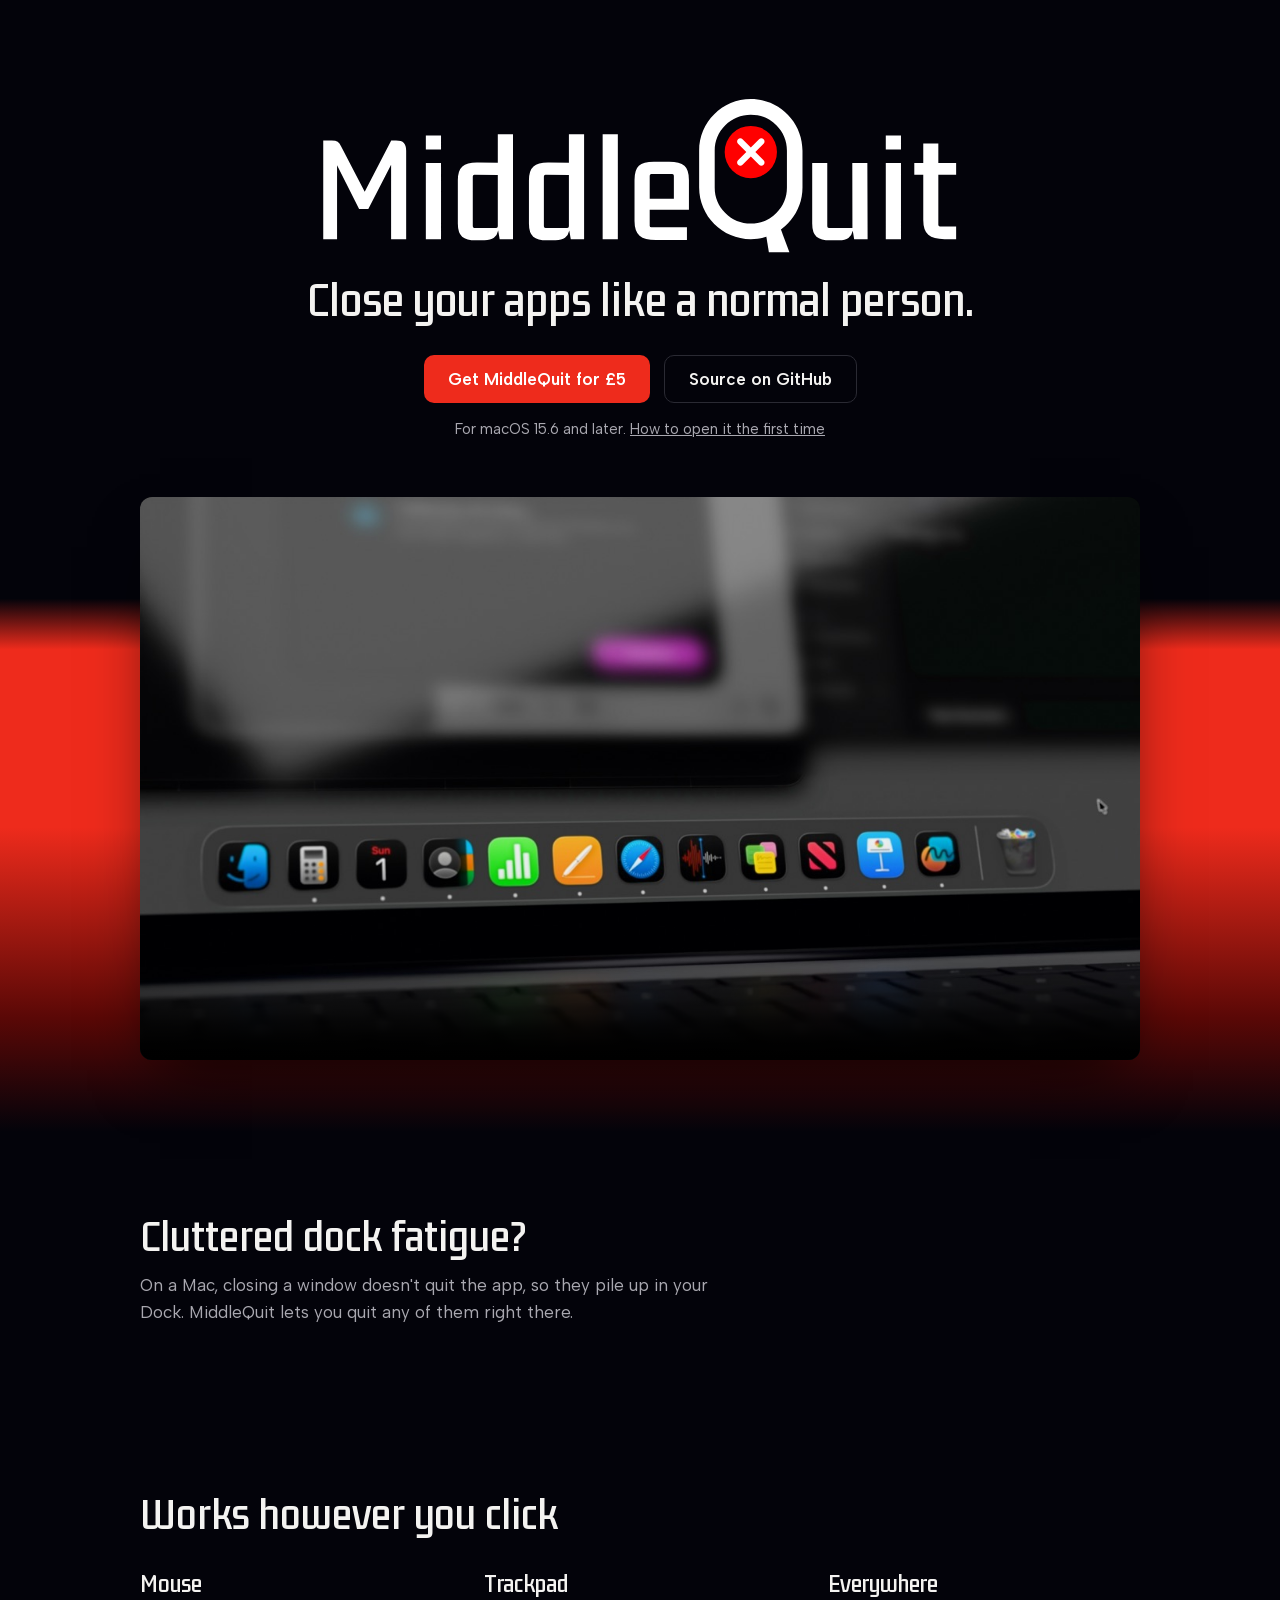
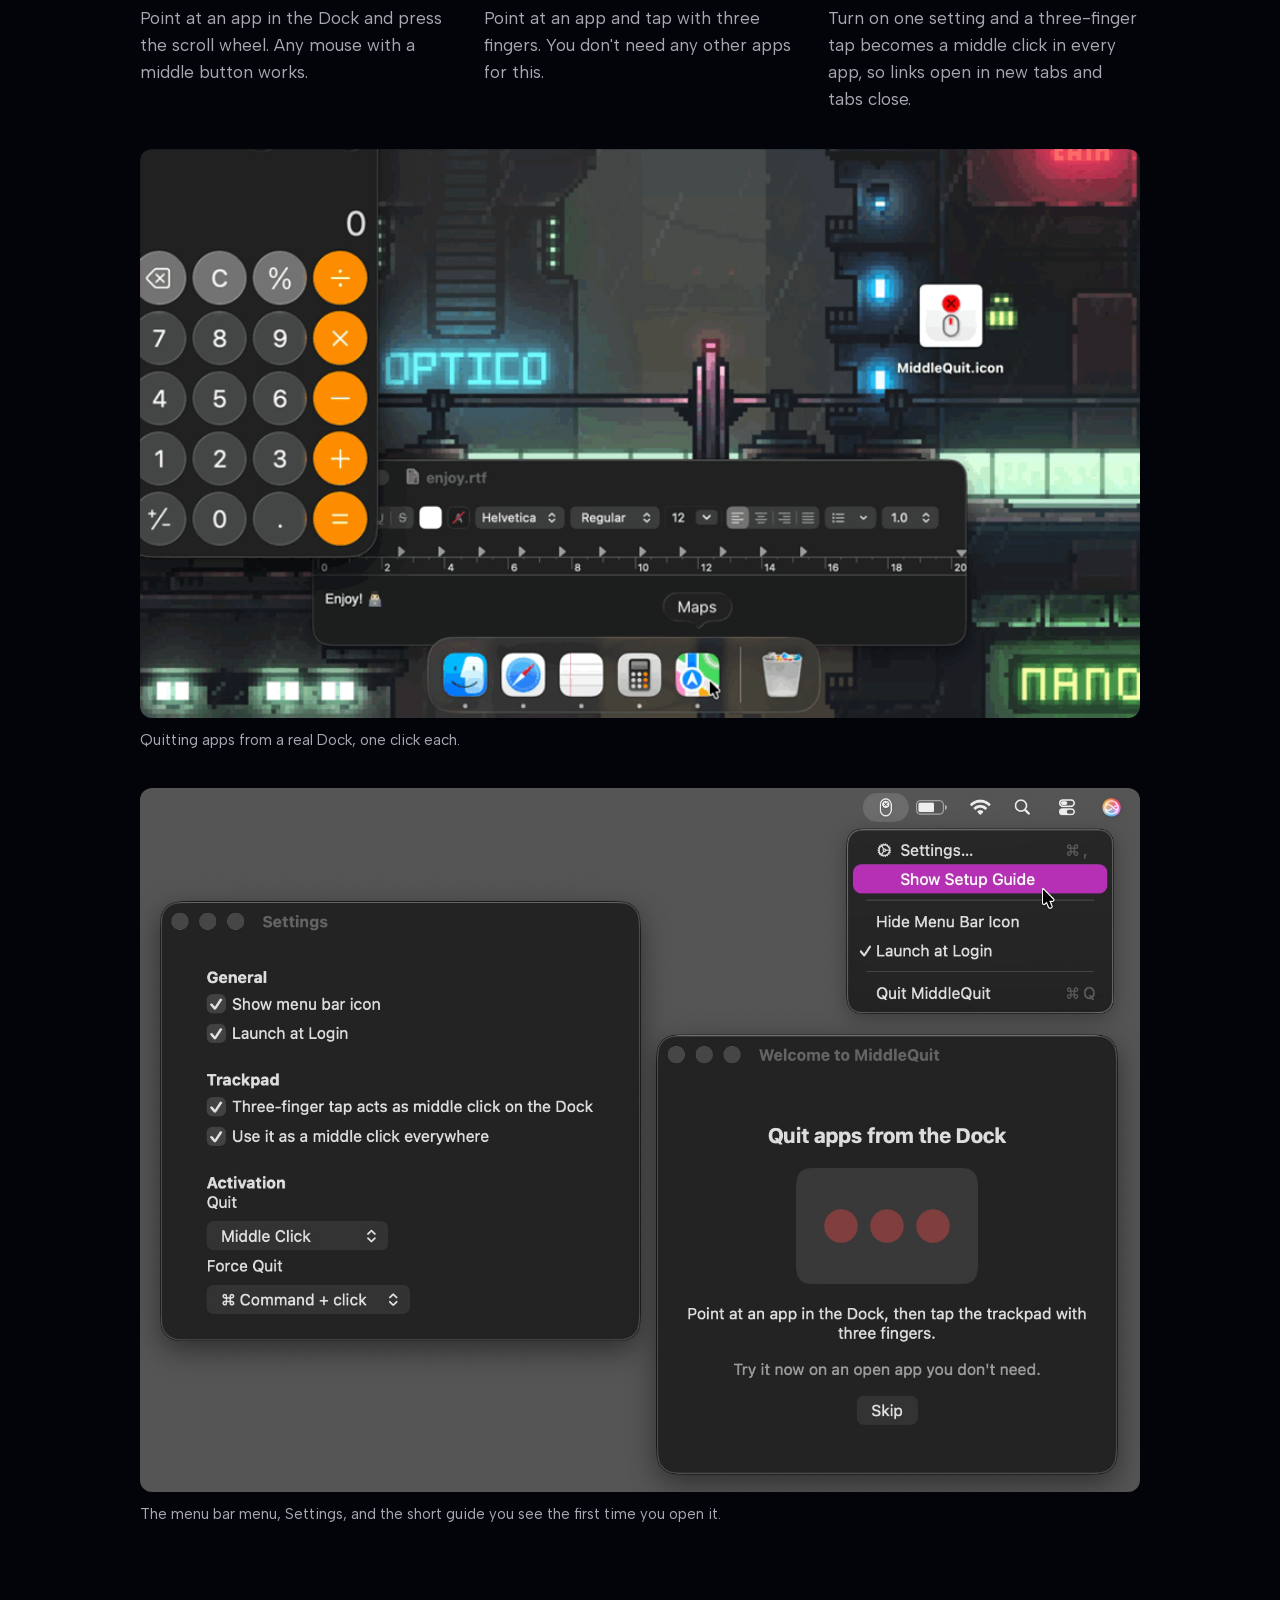
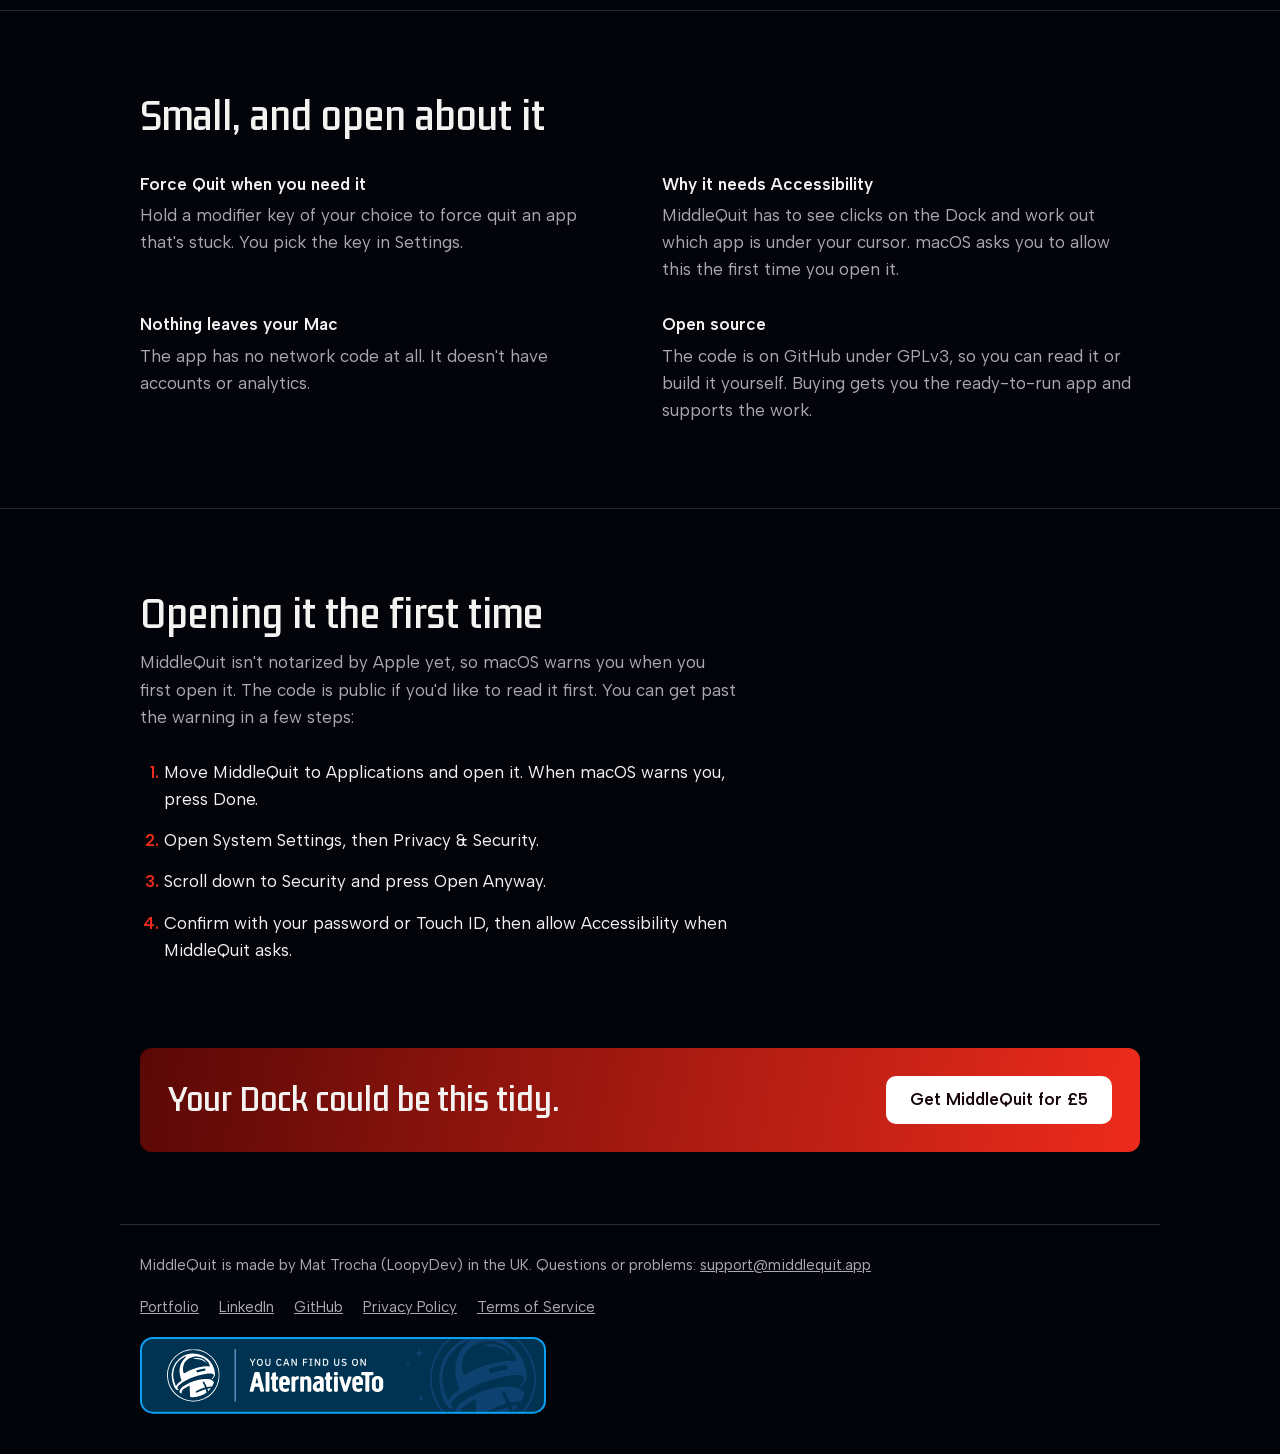
<file: index.html>
<!doctype html>
<html lang="en">
<head>
<meta charset="utf-8">
<meta name="viewport" content="width=device-width, initial-scale=1, viewport-fit=cover">
<meta name="description" content="Quit Mac apps from the Dock with a middle click or a three-finger tap. Close your apps like a normal person.">
<meta property="og:title" content="MiddleQuit">
<meta property="og:description" content="Close your apps like a normal person.">
<meta property="og:type" content="website">
<meta property="og:url" content="https://middlequit.app/">
<meta property="og:image" content="https://middlequit.app/og.jpg">
<meta name="twitter:card" content="summary_large_image">
<link rel="icon" type="image/png" href="icon-64.png">
<link rel="apple-touch-icon" href="icon-180.png">
<title>MiddleQuit</title>
<link rel="stylesheet" href="site.css">
<style>
/* Layout: the film's last frame made into a page. Black above, a red surface below, and the product sitting on the horizon. */

.hero { padding-block: clamp(48px, 9vw, 96px) 0; text-align: center; }
.logo { display: block; width: min(100%, 640px); margin-inline: auto; color: #fff; }
.logo svg { display: block; width: 100%; height: auto; }
h1 { margin: 22px 0 0; font: 400 clamp(1.45rem, 4.4vw, 2.5rem)/1.2 var(--display); text-wrap: balance; }
.actions { display: flex; flex-wrap: wrap; justify-content: center; gap: 12px 14px; margin-top: 30px; }
.button { display: inline-flex; align-items: center; min-height: 48px; padding: 0 24px; border-radius: 10px; font-weight: 600; text-decoration: none; transition: transform .12s ease, background .12s ease; }
.button.primary { background: var(--red); color: #fff; }
.button.primary:hover { background: #ff3a2a; }
.button.quiet { border: 1px solid var(--line); }
.button.quiet:hover { border-color: #55555f; }
.button:active { transform: translateY(1px) scale(.99); }
.requires { margin: 14px 0 0; color: var(--muted); font-size: .9375rem; }

.surface { margin-top: 56px; padding-block: 0 72px; background: linear-gradient(var(--ink) 0, var(--ink) 16%, var(--red) 24%, var(--red) 52%, var(--red-deep) 82%, var(--ink) 100%); }
.film { display: block; width: 100%; aspect-ratio: 16 / 9; border-radius: 12px; background: #000; box-shadow: 0 30px 60px -20px rgba(0, 0, 0, .75); }

section.block { padding-block: clamp(48px, 8vw, 84px); }
h2 { margin: 0; font: 400 clamp(1.6rem, 4vw, 2.3rem)/1.2 var(--display); text-wrap: balance; }
.lede { max-width: 60ch; margin: 12px 0 0; color: var(--muted); }


.ways { display: grid; grid-template-columns: repeat(3, minmax(0, 1fr)); gap: 32px; margin-top: 32px; }
.ways h3 { margin: 0; font: 400 1.3rem/1.25 var(--display); }
.ways p { margin: 8px 0 0; color: var(--muted); }
.ways kbd { font: inherit; color: var(--text); }

.shot { margin: 36px 0 0; }
.shot img { display: block; width: 100%; height: auto; border-radius: 12px; }
.shot figcaption { margin-top: 10px; color: var(--muted); font-size: .9375rem; }

.trust { border-top: 1px solid var(--line); }
.facts { display: grid; grid-template-columns: repeat(2, minmax(0, 1fr)); gap: 28px 44px; margin: 32px 0 0; }
.facts dt { font-weight: 600; }
.facts dd { margin: 4px 0 0; color: var(--muted); }

.install { border-top: 1px solid var(--line); }
.steps { display: grid; gap: 14px; max-width: 62ch; margin: 28px 0 0; padding-left: 1.4em; }
.steps li::marker { color: var(--red); font-weight: 600; }

.close { padding-block: 0 72px; }
.close .band { display: flex; flex-wrap: wrap; align-items: center; justify-content: space-between; gap: 18px; padding: 28px; border-radius: 12px; background: linear-gradient(100deg, var(--red-deep), var(--red)); }
.close h2 { font-size: clamp(1.35rem, 3.4vw, 1.9rem); }
.close .button.primary { background: #fff; color: #17060a; }

@media (max-width: 760px) {
  .ways, .facts { grid-template-columns: minmax(0, 1fr); gap: 22px; }
}
@media (prefers-reduced-motion: reduce) {
  * { transition: none !important; }
}
</style>
</head>
<body>


<header class="hero">
  <div class="wrap">
    <div class="logo"><svg xmlns="http://www.w3.org/2000/svg" viewBox="18 0 1028 256" role="img" aria-label="MiddleQuit"><path fill="currentColor" d="M140.0 71.4Q149.0 71.4 152.7 75.3Q156.4 79.2 156.4 87.8L156.4 230.0L132.2 230.0L132.2 110.6L95.6 181.4L80.8 181.4L45.4 111.4L45.4 230.0L23.2 230.0L23.2 71.4L36.8 71.4Q43.4 71.4 46.4 73.5Q49.4 75.6 52.0 81.2L89.8 153.6L132.4 71.4ZM188.0 85.8L188.0 63.4L212.4 63.4L212.4 85.8ZM188.0 230.0L188.0 107.6L212.4 107.6L212.4 230.0ZM328.0 61.6L328.0 230.0L306.6 230.0L304.2 216.0Q302.6 223.8 297.3 227.8Q292.0 231.8 282.2 231.8L268.2 231.8Q253.2 231.8 246.3 225.9Q239.4 220.0 239.4 204.8L239.4 135.4Q239.4 119.4 246.7 113.1Q254.0 106.8 271.0 107.0L303.6 107.2L303.6 61.6ZM266.0 212.2L301.0 212.2Q303.6 212.2 303.6 209.4L303.6 126.8L266.0 126.4Q263.4 126.4 263.4 129.2L263.4 209.4Q263.4 212.2 266.0 212.2ZM442.2 61.6L442.2 230.0L420.8 230.0L418.4 216.0Q416.8 223.8 411.5 227.8Q406.2 231.8 396.4 231.8L382.4 231.8Q367.4 231.8 360.5 225.9Q353.6 220.0 353.6 204.8L353.6 135.4Q353.6 119.4 360.9 113.1Q368.2 106.8 385.2 107.0L417.8 107.2L417.8 61.6ZM380.2 212.2L415.2 212.2Q417.8 212.2 417.8 209.4L417.8 126.8L380.2 126.4Q377.6 126.4 377.6 129.2L377.6 209.4Q377.6 212.2 380.2 212.2ZM472.0 230.0L472.0 61.6L496.4 61.6L496.4 230.0ZM557.6 231.4Q539.4 231.4 531.3 224.4Q523.2 217.4 523.2 200.8L523.2 135.0Q523.2 118.4 530.2 112.1Q537.2 105.8 554.2 105.8L578.8 105.8Q596.0 105.8 603.3 112.1Q610.6 118.4 610.6 135.0L610.6 182.8L547.6 182.8L547.6 208.4Q547.6 211.0 550.2 211.0L607.4 211.0L607.4 231.4ZM550.2 125.4Q547.6 125.4 547.6 128.2L547.6 165.2L586.4 165.2L586.4 128.2Q586.4 125.4 583.8 125.4Z"/><path fill="currentColor" d="M837.6 231.8Q822.4 231.8 815.5 225.9Q808.6 220.0 808.6 204.8L808.6 107.6L832.8 107.6L832.8 209.4Q832.8 212.2 835.4 212.2L873.2 212.2L873.0 107.6L897.2 107.6L897.6 230.0L876.0 230.0L873.8 216.6Q872.2 224.2 866.8 228.0Q861.4 231.8 851.8 231.8ZM926.8 85.8L926.8 63.4L951.2 63.4L951.2 85.8ZM926.8 230.0L926.8 107.6L951.2 107.6L951.2 230.0ZM1039.8 126.6L1011.2 126.6L1011.2 207.0Q1011.2 209.6 1013.8 209.6L1039.8 209.6L1039.8 230.0L1021.2 230.0Q1003.2 230.0 995.1 223.0Q987.0 216.0 987.0 199.6L987.0 126.6L972.6 126.6L972.6 107.6L987.0 107.6L987.0 76.4L1011.2 76.4L1011.2 107.6L1039.8 107.6Z"/><g transform="translate(-3970 -935)"><path fill="currentColor" d="M4702.5 1146.0001L4727 1146.0001L4742.0005 1186.0001L4709.0337 1186.0001L4702.5 1146.0001Z"/><path fill="currentColor" fill-rule="evenodd" d="M4680 940C4634.1909 940 4597 977.19104 4597 1023L4597 1082C4597 1127.809 4634.1909 1165 4680 1165C4725.8091 1165 4763 1127.809 4763 1082L4763 1023C4763 977.19104 4725.8091 940 4680 940ZM4622 1023L4622 1082C4622 1098.0009 4627.6665 1111.6677 4638.9995 1123.0007C4650.332 1134.3336 4663.999 1140 4680 1140C4696.001 1140 4709.668 1134.3336 4721.0005 1123.0007C4732.3335 1111.6677 4738 1098.0009 4738 1082L4738 1023C4738 1006.9992 4732.3335 993.33234 4721.0005 981.99933C4709.6675 970.66644 4696.0005 965 4680 965C4663.9995 965 4650.3325 970.66644 4638.9995 981.99933C4627.6665 993.33234 4622 1006.9992 4622 1023Z"/><circle fill="#f00" cx="4680" cy="1025" r="42"/><path fill="#fff" d="M4659.4717 1004.4719C4660.4312 1003.5095 4661.7354 1002.9685 4663.0947 1002.9685C4664.4526 1002.9685 4665.7563 1003.5095 4666.7163 1004.4719L4680.001 1017.7677L4693.2866 1004.4719C4695.2866 1002.4716 4698.5308 1002.4716 4700.5312 1004.4719C4702.5317 1006.4722 4702.5317 1009.7161 4700.5312 1011.7163L4687.2354 1025.0016L4700.5312 1038.2867C4702.5317 1040.2871 4702.5317 1043.5309 4700.5312 1045.5311C4698.5308 1047.5316 4695.2866 1047.5316 4693.2866 1045.5311L4680.001 1032.2354L4666.7163 1045.5311C4664.7158 1047.5316 4661.4722 1047.5316 4659.4717 1045.5311C4657.4717 1043.5309 4657.4717 1040.2871 4659.4717 1038.2867L4672.7671 1025.0016L4659.4717 1011.7163C4658.5098 1010.7564 4657.9683 1009.4531 4657.9683 1008.094C4657.9683 1006.7351 4658.5098 1005.4318 4659.4717 1004.4719"/></g></svg></div>
    <h1>Close your apps like a normal person.</h1>
    <div class="actions">
      <a class="button primary" href="https://buy.polar.sh/polar_cl_bptQquZftMWMBqwLlOjPr11zGREa8JFaVhHuQ3av8sP">Get MiddleQuit for £5</a>
      <a class="button quiet" href="https://github.com/LoopyDev/MiddleQuit">Source on GitHub</a>
    </div>
    <p class="requires">For macOS 15.6 and later. <a href="#install">How to open it the first time</a></p>
  </div>
</header>

<div class="surface">
  <div class="wrap">
    <video class="film" src="promo.mp4" poster="poster.jpg" controls playsinline preload="metadata" aria-label="MiddleQuit promo film, 22 seconds, with sound"></video>
  </div>
</div>

<main>
  <section class="block" id="try">
    <div class="wrap">
      <h2>Cluttered dock fatigue?</h2>
      <p class="lede">On a Mac, closing a window doesn't quit the app, so they pile up in your Dock. MiddleQuit lets you quit any of them right there.</p>
    </div>
  </section>

  <section class="block">
    <div class="wrap">
      <h2>Works however you click</h2>
      <div class="ways">
        <div>
          <h3>Mouse</h3>
          <p>Point at an app in the Dock and press the scroll wheel. Any mouse with a middle button works.</p>
        </div>
        <div>
          <h3>Trackpad</h3>
          <p>Point at an app and tap with three fingers. You don't need any other apps for this.</p>
        </div>
        <div>
          <h3>Everywhere</h3>
          <p>Turn on one setting and a three-finger tap becomes a middle click in every app, so links open in new tabs and tabs close.</p>
        </div>
      </div>
      <figure class="shot">
        <img src="demo.gif" width="900" height="512" loading="lazy" alt="A real Mac Dock, with apps being quit one after another until only Finder and Safari are left.">
        <figcaption>Quitting apps from a real Dock, one click each.</figcaption>
      </figure>
      <figure class="shot">
        <img src="screens.jpg?v=2" width="1652" height="1162" loading="lazy" alt="MiddleQuit's menu bar menu with Settings, Show Setup Guide, Hide Menu Bar Icon, Launch at Login and Quit. Below it, the Settings window with options for the menu bar icon, launch at login, three-finger tap and the clicks for Quit and Force Quit, next to the welcome guide showing how to tap with three fingers.">
        <figcaption>The menu bar menu, Settings, and the short guide you see the first time you open it.</figcaption>
      </figure>
    </div>
  </section>

  <section class="block trust">
    <div class="wrap">
      <h2>Small, and open about it</h2>
      <dl class="facts">
        <div>
          <dt>Force Quit when you need it</dt>
          <dd>Hold a modifier key of your choice to force quit an app that's stuck. You pick the key in Settings.</dd>
        </div>
        <div>
          <dt>Why it needs Accessibility</dt>
          <dd>MiddleQuit has to see clicks on the Dock and work out which app is under your cursor. macOS asks you to allow this the first time you open it.</dd>
        </div>
        <div>
          <dt>Nothing leaves your Mac</dt>
          <dd>The app has no network code at all. It doesn't have accounts or analytics.</dd>
        </div>
        <div>
          <dt>Open source</dt>
          <dd>The code is on GitHub under GPLv3, so you can read it or build it yourself. Buying gets you the ready-to-run app and supports the work.</dd>
        </div>
      </dl>
    </div>
  </section>
  <section class="block install" id="install">
    <div class="wrap">
      <h2>Opening it the first time</h2>
      <p class="lede">MiddleQuit isn't notarized by Apple yet, so macOS warns you when you first open it. The code is public if you'd like to read it first. You can get past the warning in a few steps:</p>
      <ol class="steps">
        <li>Move MiddleQuit to Applications and open it. When macOS warns you, press Done.</li>
        <li>Open System Settings, then Privacy &amp; Security.</li>
        <li>Scroll down to Security and press Open Anyway.</li>
        <li>Confirm with your password or Touch ID, then allow Accessibility when MiddleQuit asks.</li>
      </ol>
    </div>
  </section>
</main>

<section class="close">
  <div class="wrap">
    <div class="band">
      <h2>Your Dock could be this tidy.</h2>
      <a class="button primary" href="https://buy.polar.sh/polar_cl_bptQquZftMWMBqwLlOjPr11zGREa8JFaVhHuQ3av8sP">Get MiddleQuit for £5</a>
    </div>
  </div>
</section>

<footer>
  <div class="wrap">
    <p class="maker">MiddleQuit is made by Mat Trocha (LoopyDev) in the UK. Questions or problems: <a href="mailto:support@middlequit.app">support@middlequit.app</a></p>
    <nav aria-label="More">
      <a href="https://loopydev.co.uk">Portfolio</a>
      <a href="https://www.linkedin.com/in/loopydev/">LinkedIn</a>
      <a href="https://github.com/LoopyDev/MiddleQuit">GitHub</a>
      <a href="privacy.html">Privacy Policy</a>
      <a href="terms.html">Terms of Service</a>
    </nav>
    <a href="https://alternativeto.net/software/middlequit/about/?utm_source=badge&amp;utm_medium=referral" target="_blank" rel="noopener">
      <img src="badge-wide-dark.svg" alt="MiddleQuit | AlternativeTo" width="406" height="77">
    </a>
  </div>
</footer>


</body>
</html>
</file>
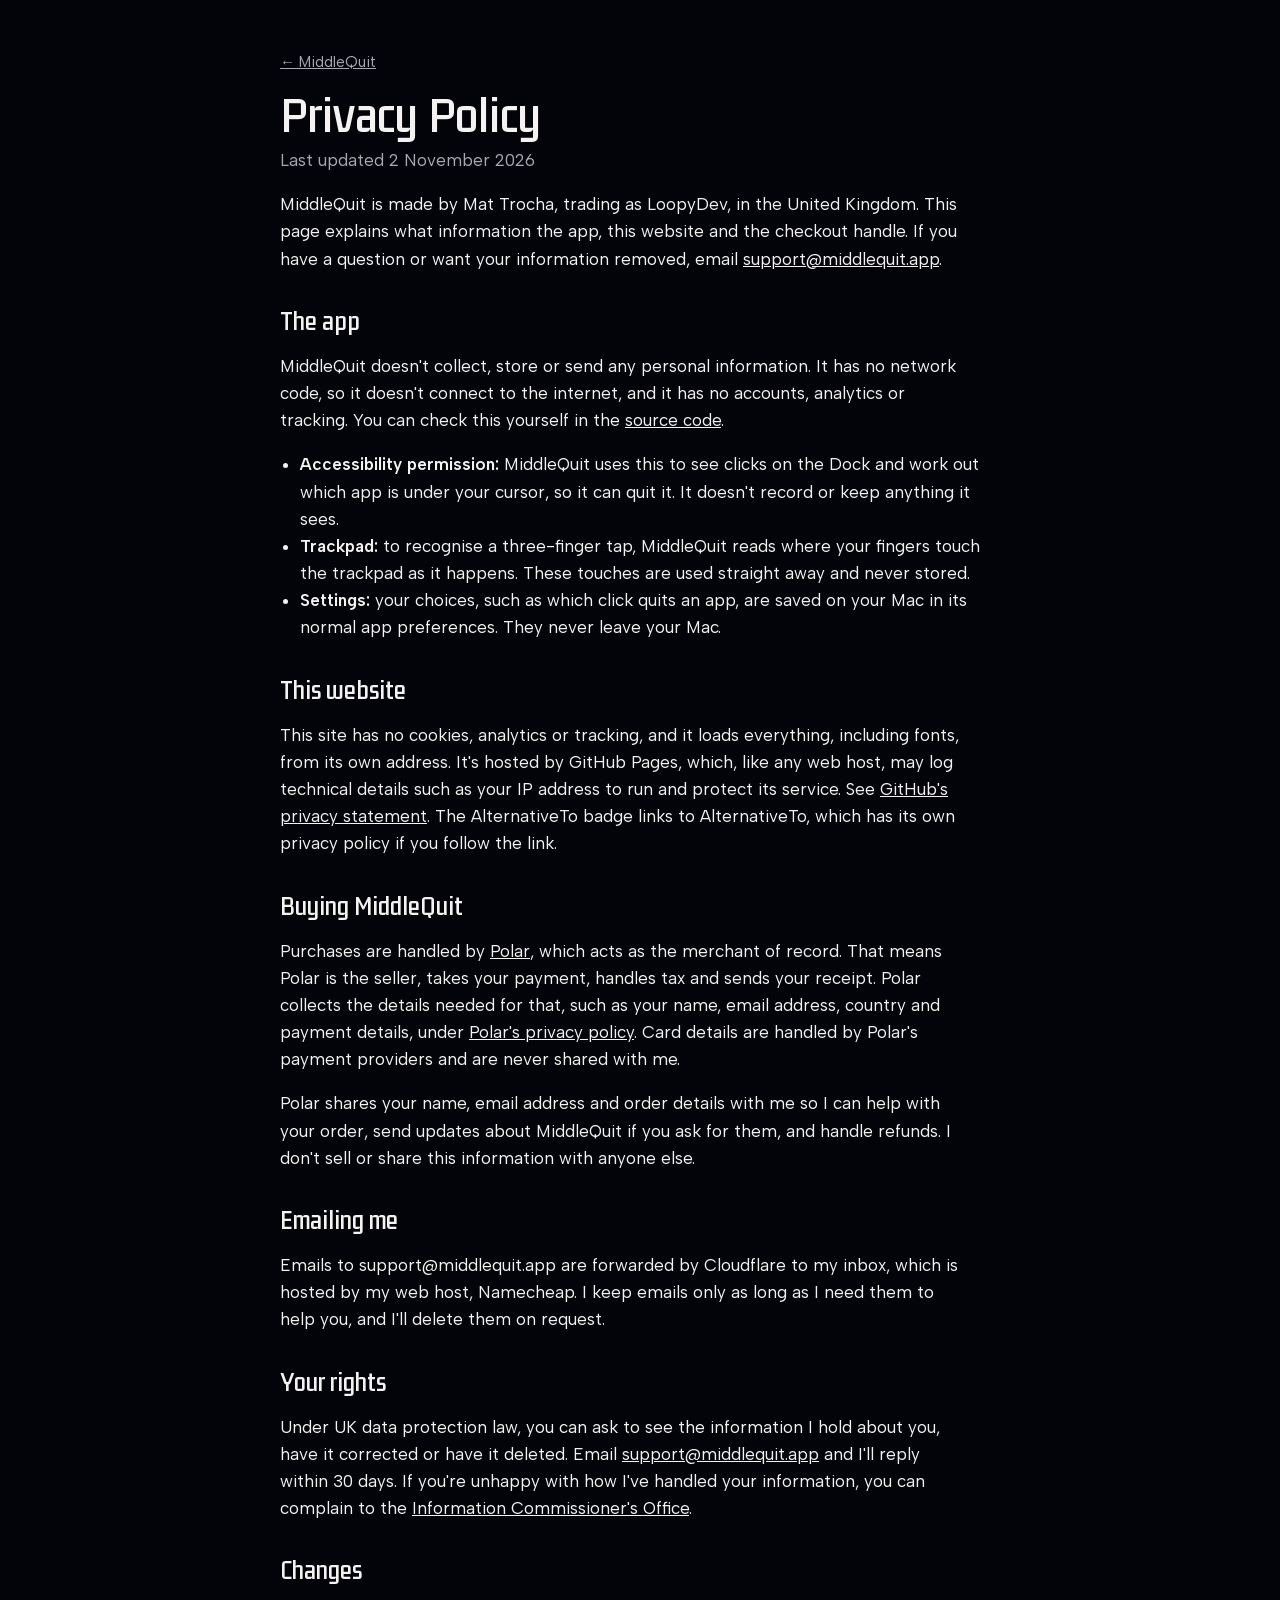
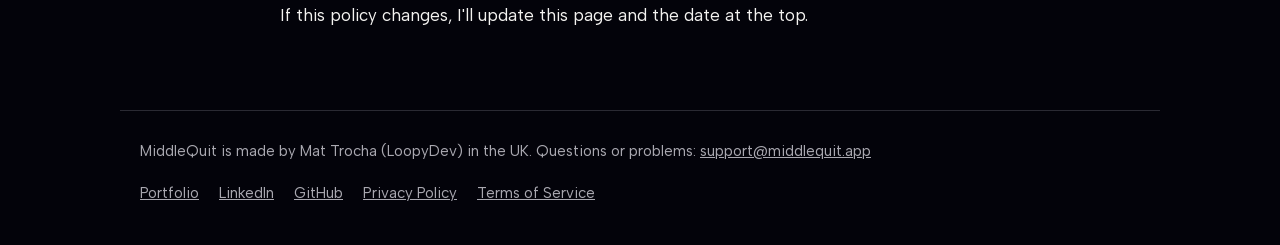
<file: privacy.html>
<!doctype html>
<html lang="en">
<head>
<meta charset="utf-8">
<meta name="viewport" content="width=device-width, initial-scale=1, viewport-fit=cover">
<title>Privacy Policy · MiddleQuit</title>
<meta name="description" content="How MiddleQuit, its website and its checkout handle your information.">
<link rel="icon" type="image/png" href="icon-64.png">
<link rel="stylesheet" href="site.css">
</head>
<body>
<main class="legal">
  <div class="wrap">
    <a class="back" href="./">← MiddleQuit</a>
    <h1>Privacy Policy</h1>
    <p class="updated">Last updated 2 November 2026</p>

    <p>MiddleQuit is made by Mat Trocha, trading as LoopyDev, in the United Kingdom. This page explains what information the app, this website and the checkout handle. If you have a question or want your information removed, email <a href="mailto:support@middlequit.app">support@middlequit.app</a>.</p>

    <h2>The app</h2>
    <p>MiddleQuit doesn't collect, store or send any personal information. It has no network code, so it doesn't connect to the internet, and it has no accounts, analytics or tracking. You can check this yourself in the <a href="https://github.com/LoopyDev/MiddleQuit">source code</a>.</p>
    <ul>
      <li><strong>Accessibility permission:</strong> MiddleQuit uses this to see clicks on the Dock and work out which app is under your cursor, so it can quit it. It doesn't record or keep anything it sees.</li>
      <li><strong>Trackpad:</strong> to recognise a three-finger tap, MiddleQuit reads where your fingers touch the trackpad as it happens. These touches are used straight away and never stored.</li>
      <li><strong>Settings:</strong> your choices, such as which click quits an app, are saved on your Mac in its normal app preferences. They never leave your Mac.</li>
    </ul>

    <h2>This website</h2>
    <p>This site has no cookies, analytics or tracking, and it loads everything, including fonts, from its own address. It's hosted by GitHub Pages, which, like any web host, may log technical details such as your IP address to run and protect its service. See <a href="https://docs.github.com/site-policy/privacy-policies/github-general-privacy-statement">GitHub's privacy statement</a>. The AlternativeTo badge links to AlternativeTo, which has its own privacy policy if you follow the link.</p>

    <h2>Buying MiddleQuit</h2>
    <p>Purchases are handled by <a href="https://polar.sh">Polar</a>, which acts as the merchant of record. That means Polar is the seller, takes your payment, handles tax and sends your receipt. Polar collects the details needed for that, such as your name, email address, country and payment details, under <a href="https://polar.sh/legal/privacy">Polar's privacy policy</a>. Card details are handled by Polar's payment providers and are never shared with me.</p>
    <p>Polar shares your name, email address and order details with me so I can help with your order, send updates about MiddleQuit if you ask for them, and handle refunds. I don't sell or share this information with anyone else.</p>

    <h2>Emailing me</h2>
    <p>Emails to support@middlequit.app are forwarded by Cloudflare to my inbox, which is hosted by my web host, Namecheap. I keep emails only as long as I need them to help you, and I'll delete them on request.</p>

    <h2>Your rights</h2>
    <p>Under UK data protection law, you can ask to see the information I hold about you, have it corrected or have it deleted. Email <a href="mailto:support@middlequit.app">support@middlequit.app</a> and I'll reply within 30 days. If you're unhappy with how I've handled your information, you can complain to the <a href="https://ico.org.uk">Information Commissioner's Office</a>.</p>

    <h2>Changes</h2>
    <p>If this policy changes, I'll update this page and the date at the top.</p>
  </div>
</main>
<footer>
  <div class="wrap">
    <p class="maker">MiddleQuit is made by Mat Trocha (LoopyDev) in the UK. Questions or problems: <a href="mailto:support@middlequit.app">support@middlequit.app</a></p>
    <nav aria-label="More">
      <a href="https://loopydev.co.uk">Portfolio</a>
      <a href="https://www.linkedin.com/in/loopydev/">LinkedIn</a>
      <a href="https://github.com/LoopyDev/MiddleQuit">GitHub</a>
      <a href="privacy.html">Privacy Policy</a>
      <a href="terms.html">Terms of Service</a>
    </nav>
  </div>
</footer>
</body>
</html>
</file>
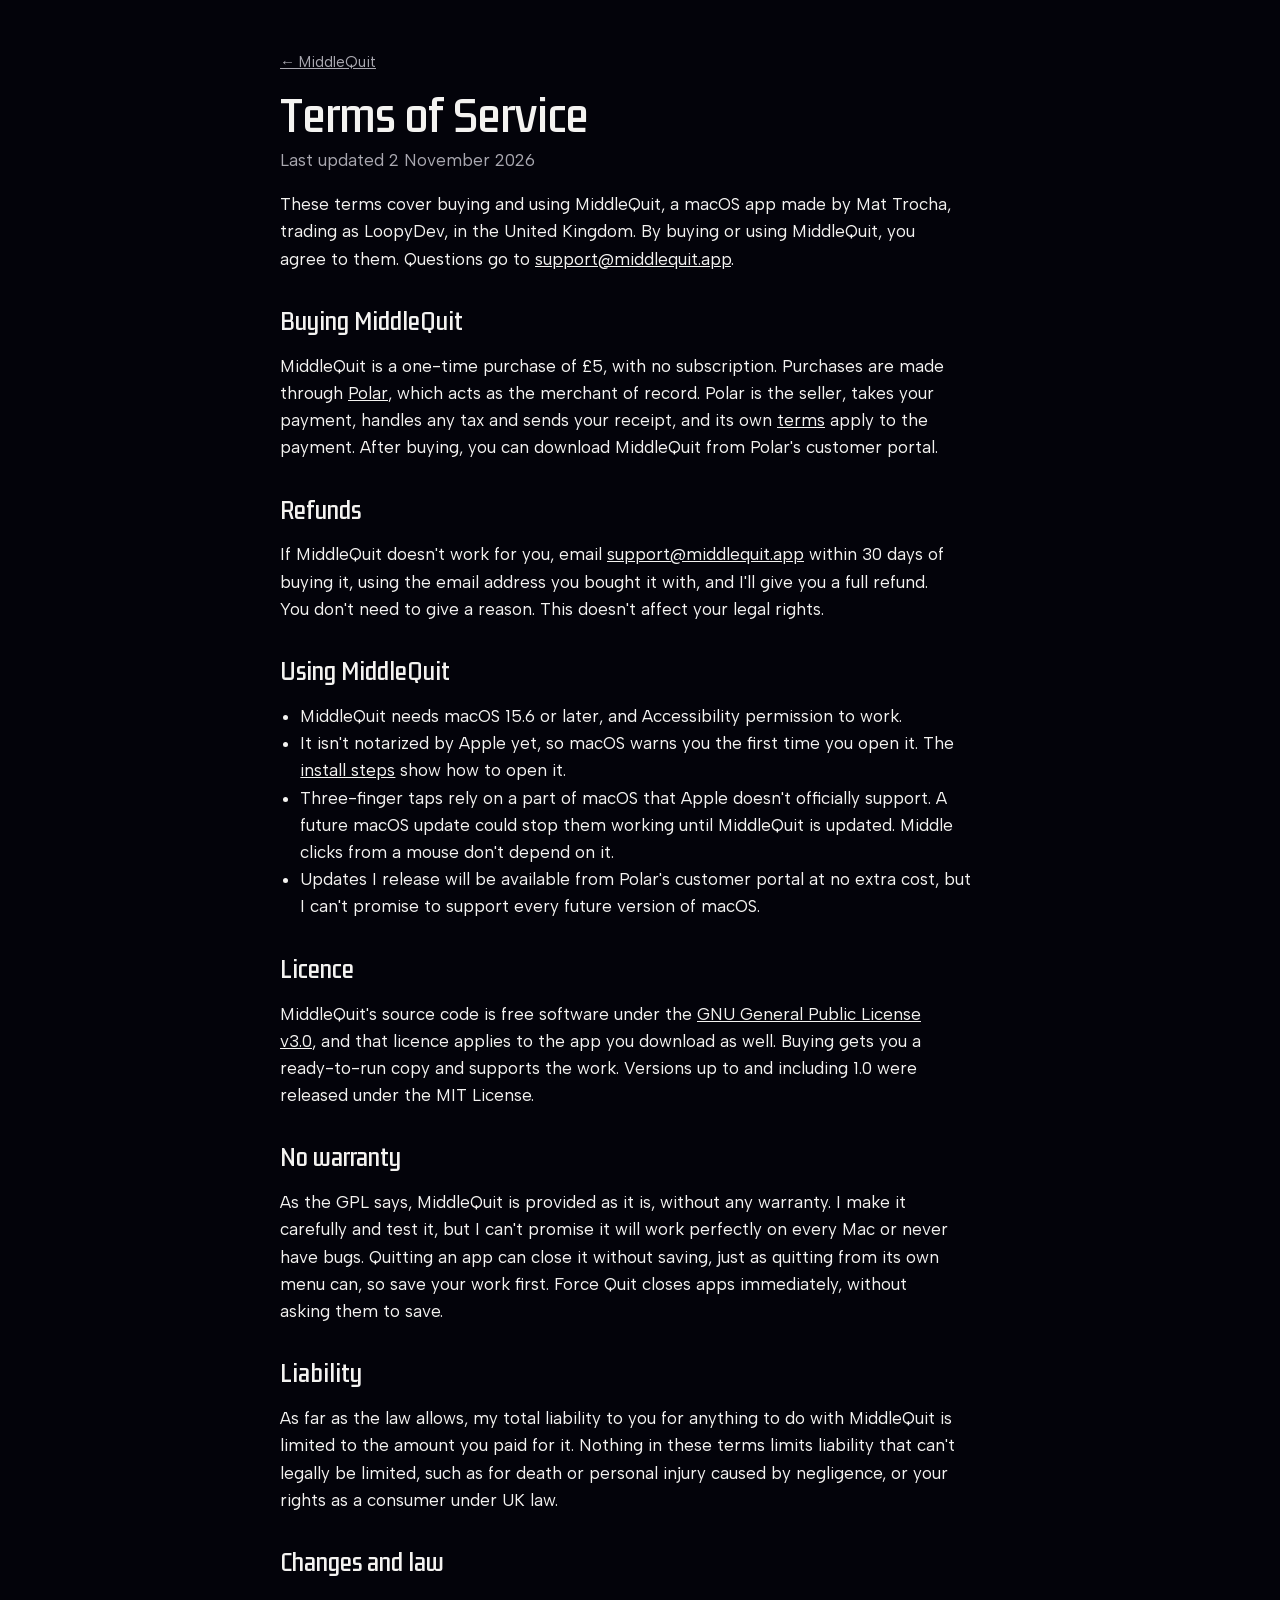
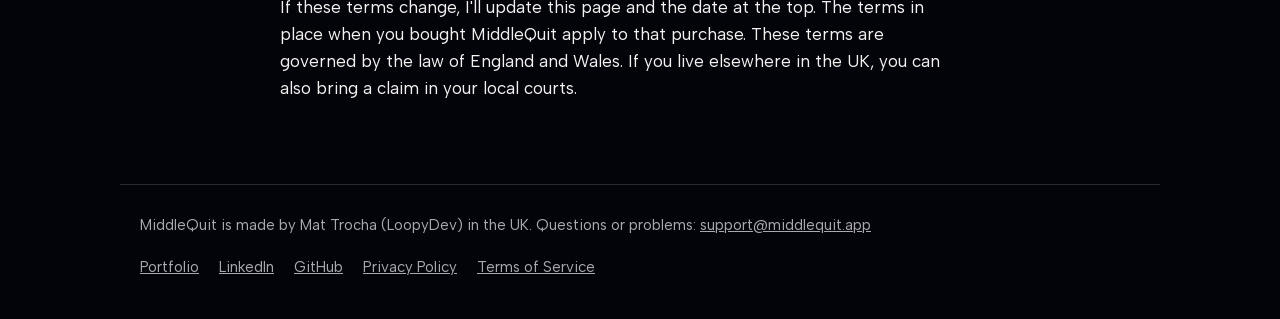
<file: terms.html>
<!doctype html>
<html lang="en">
<head>
<meta charset="utf-8">
<meta name="viewport" content="width=device-width, initial-scale=1, viewport-fit=cover">
<title>Terms of Service · MiddleQuit</title>
<meta name="description" content="The terms for buying and using MiddleQuit.">
<link rel="icon" type="image/png" href="icon-64.png">
<link rel="stylesheet" href="site.css">
</head>
<body>
<main class="legal">
  <div class="wrap">
    <a class="back" href="./">← MiddleQuit</a>
    <h1>Terms of Service</h1>
    <p class="updated">Last updated 2 November 2026</p>

    <p>These terms cover buying and using MiddleQuit, a macOS app made by Mat Trocha, trading as LoopyDev, in the United Kingdom. By buying or using MiddleQuit, you agree to them. Questions go to <a href="mailto:support@middlequit.app">support@middlequit.app</a>.</p>

    <h2>Buying MiddleQuit</h2>
    <p>MiddleQuit is a one-time purchase of £5, with no subscription. Purchases are made through <a href="https://polar.sh">Polar</a>, which acts as the merchant of record. Polar is the seller, takes your payment, handles any tax and sends your receipt, and its own <a href="https://polar.sh/legal/checkout-buyer-terms">terms</a> apply to the payment. After buying, you can download MiddleQuit from Polar's customer portal.</p>

    <h2>Refunds</h2>
    <p>If MiddleQuit doesn't work for you, email <a href="mailto:support@middlequit.app">support@middlequit.app</a> within 30 days of buying it, using the email address you bought it with, and I'll give you a full refund. You don't need to give a reason. This doesn't affect your legal rights.</p>

    <h2>Using MiddleQuit</h2>
    <ul>
      <li>MiddleQuit needs macOS 15.6 or later, and Accessibility permission to work.</li>
      <li>It isn't notarized by Apple yet, so macOS warns you the first time you open it. The <a href="./#install">install steps</a> show how to open it.</li>
      <li>Three-finger taps rely on a part of macOS that Apple doesn't officially support. A future macOS update could stop them working until MiddleQuit is updated. Middle clicks from a mouse don't depend on it.</li>
      <li>Updates I release will be available from Polar's customer portal at no extra cost, but I can't promise to support every future version of macOS.</li>
    </ul>

    <h2>Licence</h2>
    <p>MiddleQuit's source code is free software under the <a href="https://github.com/LoopyDev/MiddleQuit/blob/main/LICENSE">GNU General Public License v3.0</a>, and that licence applies to the app you download as well. Buying gets you a ready-to-run copy and supports the work. Versions up to and including 1.0 were released under the MIT License.</p>

    <h2>No warranty</h2>
    <p>As the GPL says, MiddleQuit is provided as it is, without any warranty. I make it carefully and test it, but I can't promise it will work perfectly on every Mac or never have bugs. Quitting an app can close it without saving, just as quitting from its own menu can, so save your work first. Force Quit closes apps immediately, without asking them to save.</p>

    <h2>Liability</h2>
    <p>As far as the law allows, my total liability to you for anything to do with MiddleQuit is limited to the amount you paid for it. Nothing in these terms limits liability that can't legally be limited, such as for death or personal injury caused by negligence, or your rights as a consumer under UK law.</p>

    <h2>Changes and law</h2>
    <p>If these terms change, I'll update this page and the date at the top. The terms in place when you bought MiddleQuit apply to that purchase. These terms are governed by the law of England and Wales. If you live elsewhere in the UK, you can also bring a claim in your local courts.</p>
  </div>
</main>
<footer>
  <div class="wrap">
    <p class="maker">MiddleQuit is made by Mat Trocha (LoopyDev) in the UK. Questions or problems: <a href="mailto:support@middlequit.app">support@middlequit.app</a></p>
    <nav aria-label="More">
      <a href="https://loopydev.co.uk">Portfolio</a>
      <a href="https://www.linkedin.com/in/loopydev/">LinkedIn</a>
      <a href="https://github.com/LoopyDev/MiddleQuit">GitHub</a>
      <a href="privacy.html">Privacy Policy</a>
      <a href="terms.html">Terms of Service</a>
    </nav>
  </div>
</footer>
</body>
</html>
</file>
<file: site.css>
/* Shared by every page: the self-hosted fonts and the colour tokens */
@font-face { font-family: "Albert Sans"; font-style: normal; font-weight: 400 600; font-display: swap; src: url("fonts/AlbertSans.woff2") format("woff2"); }
@font-face { font-family: "Kdam Thmor Pro"; font-style: normal; font-weight: 400; font-display: swap; src: url("fonts/KdamThmorPro.woff2") format("woff2"); }
:root {
  color-scheme: dark;
  --ink: #03030a;
  --panel: #101016;
  --line: #2a2a33;
  --text: #f4f3f1;
  --muted: #a9a8b0;
  --red: #ee2b1c;
  --red-deep: #5a0806;
  --display: "Kdam Thmor Pro", "Arial Narrow", sans-serif;
  --body: "Albert Sans", -apple-system, "Helvetica Neue", sans-serif;
}
* { box-sizing: border-box; }
body { margin: 0; background: var(--ink); color: var(--text); font: 400 1.0625rem/1.6 var(--body); -webkit-font-smoothing: antialiased; }
a { color: inherit; }
:focus-visible { outline: 2px solid #fff; outline-offset: 3px; }
.wrap { width: min(100%, 1040px); margin-inline: auto; padding-inline: 20px; }

footer { padding-block: 0 40px; color: var(--muted); font-size: .9375rem; }
footer .wrap { display: grid; gap: 18px; padding-top: 28px; border-top: 1px solid var(--line); }
footer .maker { margin: 0; }
footer nav { display: flex; flex-wrap: wrap; gap: 8px 20px; }
footer img { display: block; width: 406px; max-width: 100%; height: auto; }

/* Privacy and Terms */
.legal { padding-block: 48px 64px; }
.legal .wrap { max-width: 760px; }
.legal .back { color: var(--muted); font-size: .9375rem; }
.legal h1 { margin: 18px 0 6px; font: 400 clamp(1.9rem, 5vw, 2.6rem)/1.15 var(--display); }
.legal .updated { margin: 0; color: var(--muted); }
.legal h2 { margin: 36px 0 8px; font: 400 1.35rem/1.25 var(--display); }
.legal p, .legal li { max-width: 68ch; }
.legal ul { padding-left: 1.2em; }
</file>
